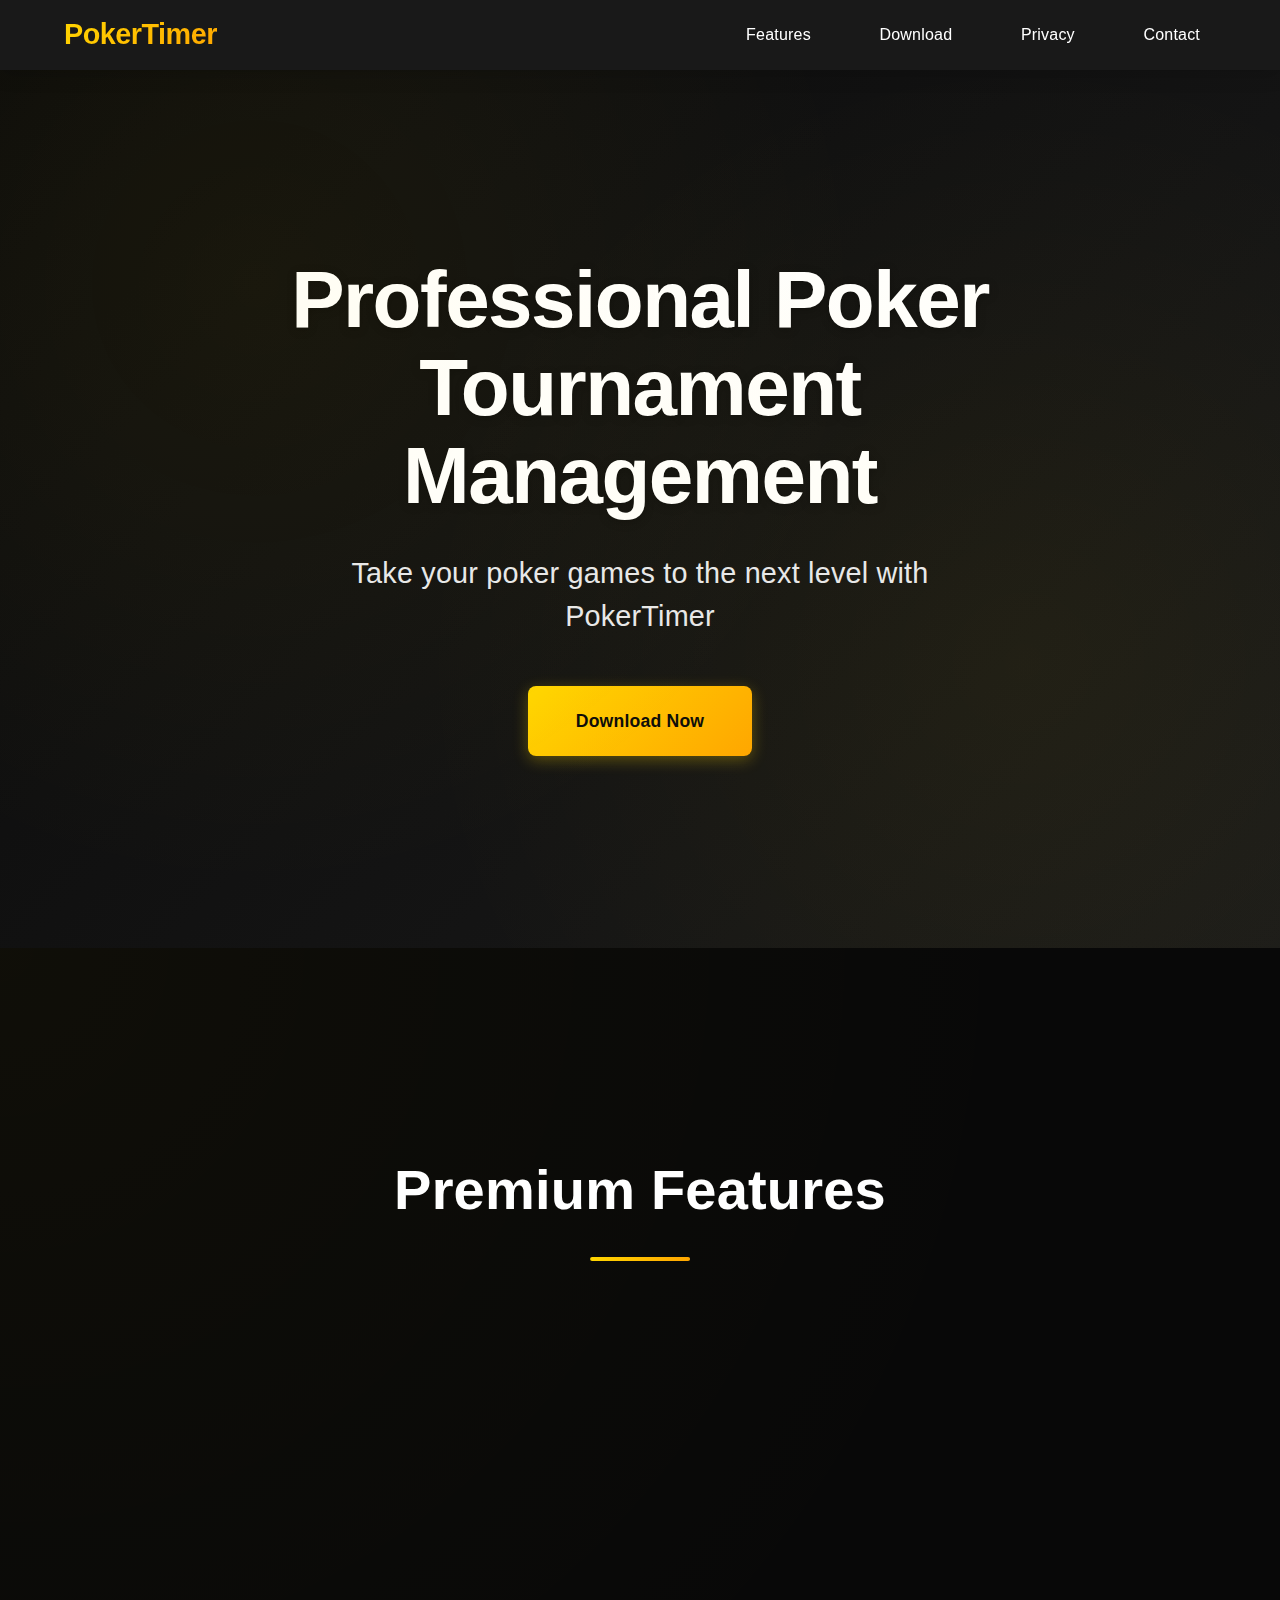
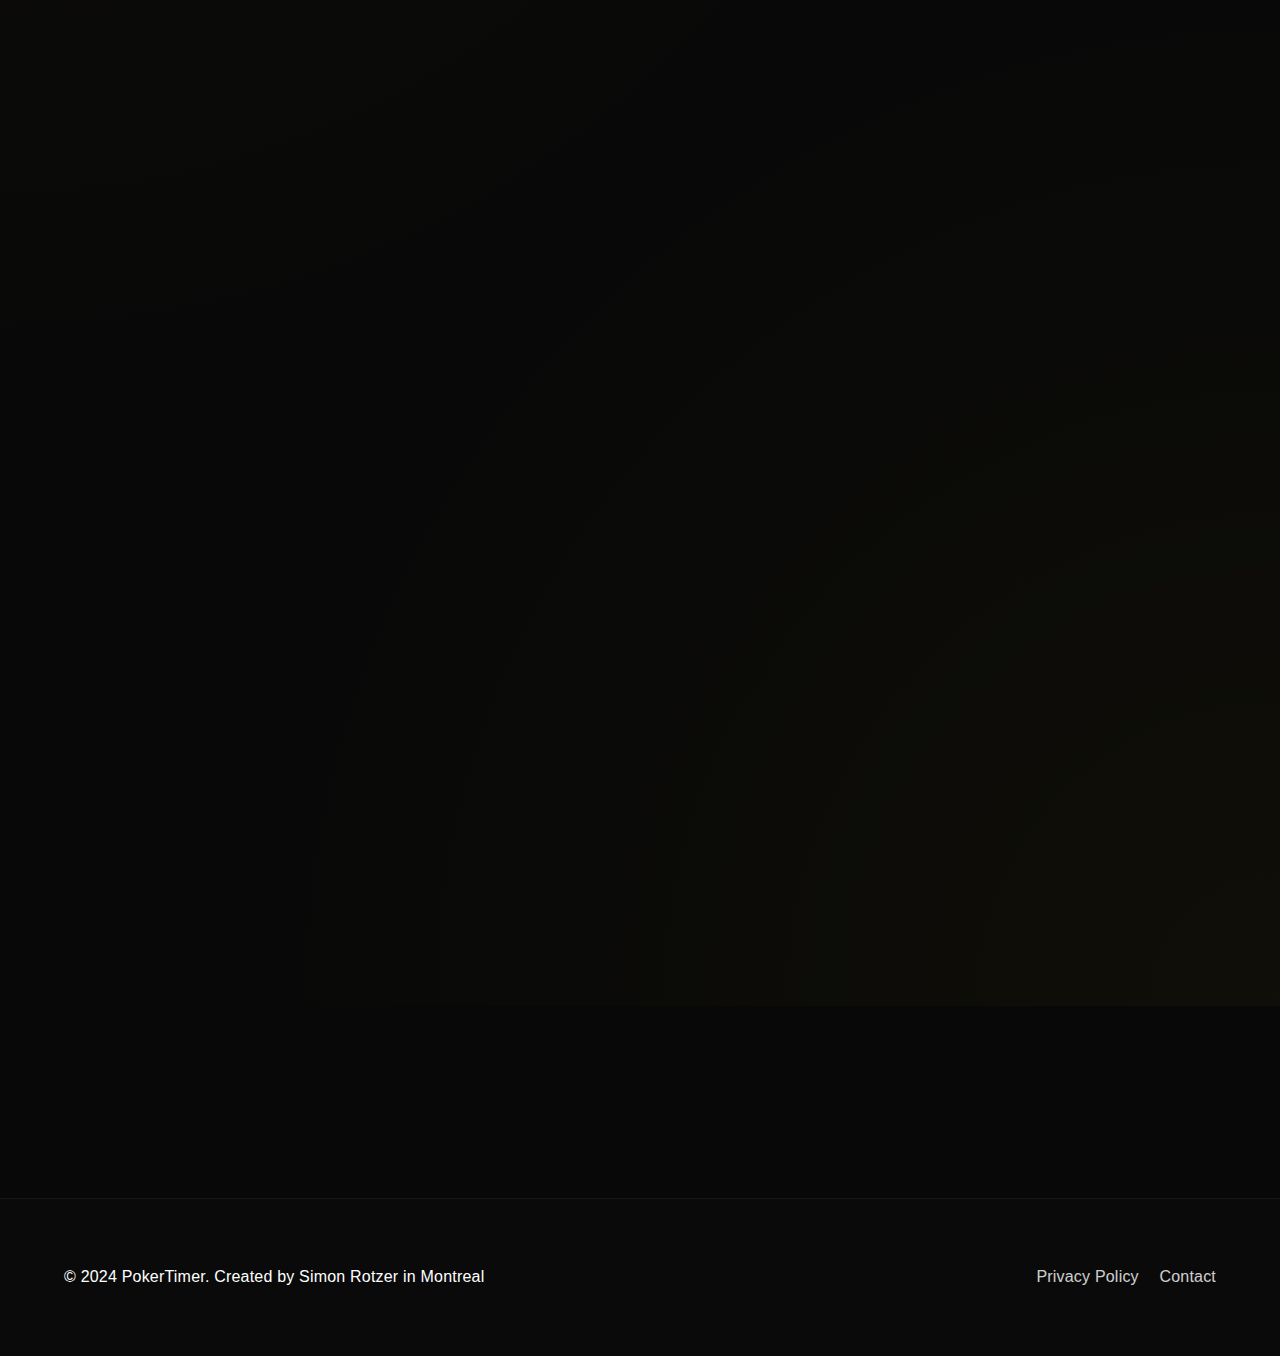
<file: index.html>
<!DOCTYPE html>
<html lang="en">
<head>
    <meta charset="UTF-8">
    <meta name="viewport" content="width=device-width, initial-scale=1.0">
    <title>PokerTimer - Your Professional Poker Tournament Timer</title>
    <link rel="stylesheet" href="css/styles.css">
    <link rel="stylesheet" href="css/animations.css">
    <script src="js/main.js" defer></script>
    <link rel="stylesheet" href="https://cdnjs.cloudflare.com/ajax/libs/font-awesome/6.0.0/css/all.min.css">
</head>
<body>
    <nav class="navbar">
        <div class="container">
            <a href="index.html" class="logo">PokerTimer</a>
            <div class="nav-links">
                <a href="#features">Features</a>
                <a href="#download">Download</a>
                <a href="privacy.html">Privacy</a>
                <a href="contact.html">Contact</a>
            </div>
        </div>
    </nav>

    <header class="hero">
        <div class="container">
            <h1>Professional Poker Tournament Management</h1>
            <p>Take your poker games to the next level with PokerTimer</p>
            <a href="#download" class="cta-button">Download Now</a>
        </div>
    </header>

    <section id="features" class="features">
        <div class="container">
            <h2 class="section-title">Premium Features</h2>
            <div class="feature-grid">
                <div class="feature-card">
                    <div class="feature-icon-wrapper">
                        <i class="fas fa-cog icon"></i>
                    </div>
                    <h3>Custom Tournaments</h3>
                    <p>Create professional tournament structures with customizable blind levels, breaks, and payouts. Perfect for any stakes and player count.</p>
                </div>
                
                <div class="feature-card">
                    <div class="feature-icon-wrapper">
                        <i class="fas fa-clock icon"></i>
                    </div>
                    <h3>Pro Timer</h3>
                    <p>Crystal-clear display with audio alerts and visual notifications. Never miss a blind level change with our premium tournament clock.</p>
                </div>
                
                <div class="feature-card">
                    <div class="feature-icon-wrapper">
                        <i class="fas fa-chart-line icon"></i>
                    </div>
                    <h3>Advanced Statistics</h3>
                    <p>Track your tournament history with detailed analytics. Gain insights into player performance and tournament patterns.</p>
                </div>
            </div>
        </div>
    </section>

    <footer>
        <div class="container">
            <p>&copy; 2024 PokerTimer. Created by Simon Rotzer in Montreal</p>
            <div class="footer-links">
                <a href="privacy.html">Privacy Policy</a>
                <a href="contact.html">Contact</a>
            </div>
        </div>
    </footer>
</body>
</html>
</file>
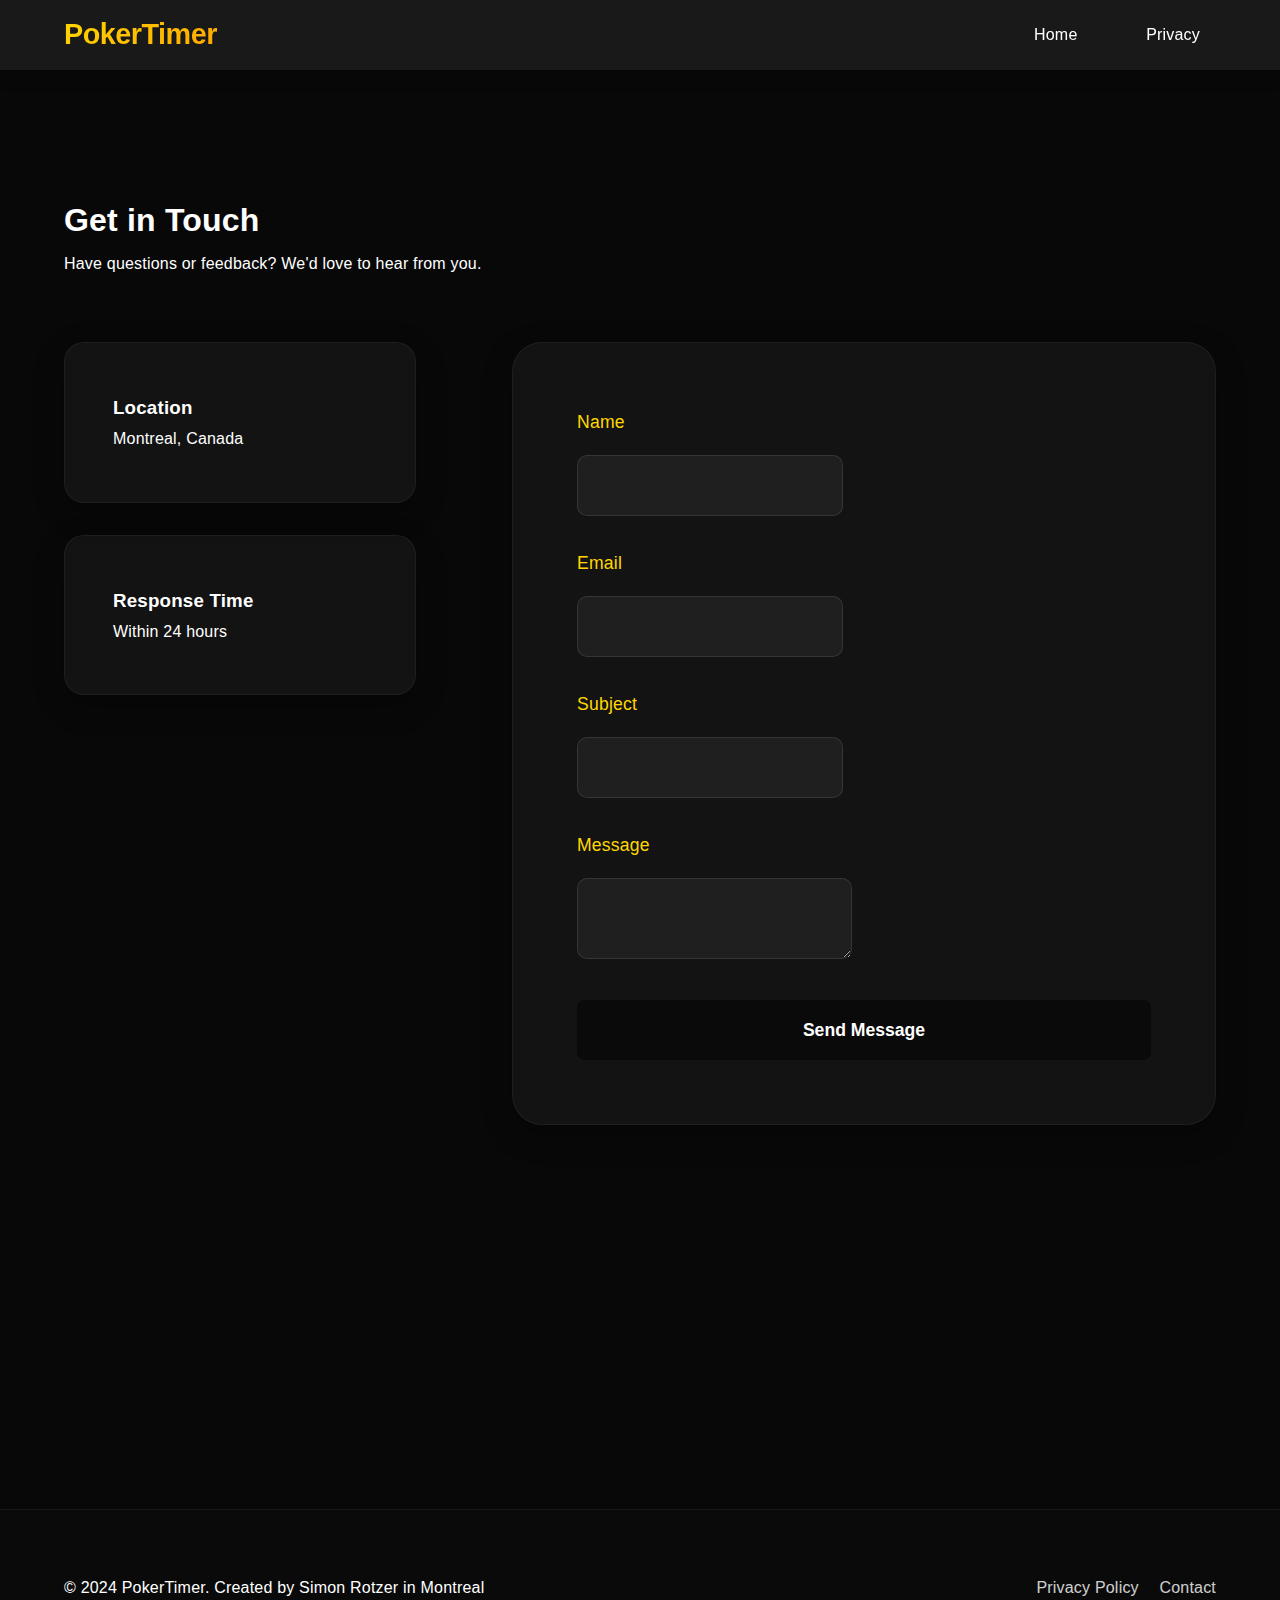
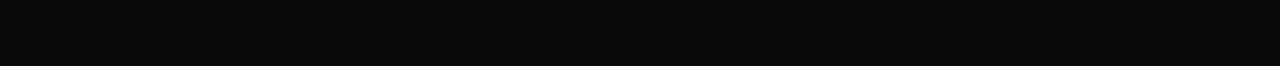
<file: contact.html>
<!DOCTYPE html>
<html lang="en">
<head>
    <meta charset="UTF-8">
    <meta name="viewport" content="width=device-width, initial-scale=1.0">
    <title>Contact - PokerTimer</title>
    <link rel="stylesheet" href="css/styles.css">
    <link rel="stylesheet" href="css/animations.css">
</head>
<body>
    <nav class="navbar">
        <div class="container">
            <a href="index.html" class="logo">PokerTimer</a>
            <div class="nav-links">
                <a href="index.html">Home</a>
                <a href="privacy.html">Privacy</a>
            </div>
        </div>
    </nav>

    <div class="contact-container">
        <div class="container">
            <h1 class="page-title">Get in Touch</h1>
            <p class="contact-intro">Have questions or feedback? We'd love to hear from you.</p>
            
            <div class="contact-wrapper">
                <div class="contact-info">
                    <div class="info-card">
                        <h3>Location</h3>
                        <p>Montreal, Canada</p>
                    </div>
                    <div class="info-card">
                        <h3>Response Time</h3>
                        <p>Within 24 hours</p>
                    </div>
                </div>

                <div class="contact-form">
                    <form action="https://formspree.io/f/myzybebe" method="POST">
                        <div class="form-group">
                            <label for="name">Name</label>
                            <input type="text" id="name" name="name" required>
                        </div>
                        <div class="form-group">
                            <label for="email">Email</label>
                            <input type="email" id="email" name="email" required>
                        </div>
                        <div class="form-group">
                            <label for="subject">Subject</label>
                            <input type="text" id="subject" name="subject" required>
                        </div>
                        <div class="form-group">
                            <label for="message">Message</label>
                            <textarea id="message" name="message" required></textarea>
                        </div>
                        <button type="submit" class="submit-button">Send Message</button>
                    </form>
                </div>
            </div>
        </div>
    </div>

    <footer>
        <div class="container">
            <p>&copy; 2024 PokerTimer. Created by Simon Rotzer in Montreal</p>
            <div class="footer-links">
                <a href="privacy.html">Privacy Policy</a>
                <a href="contact.html">Contact</a>
            </div>
        </div>
    </footer>
</body>
</html>
</file>
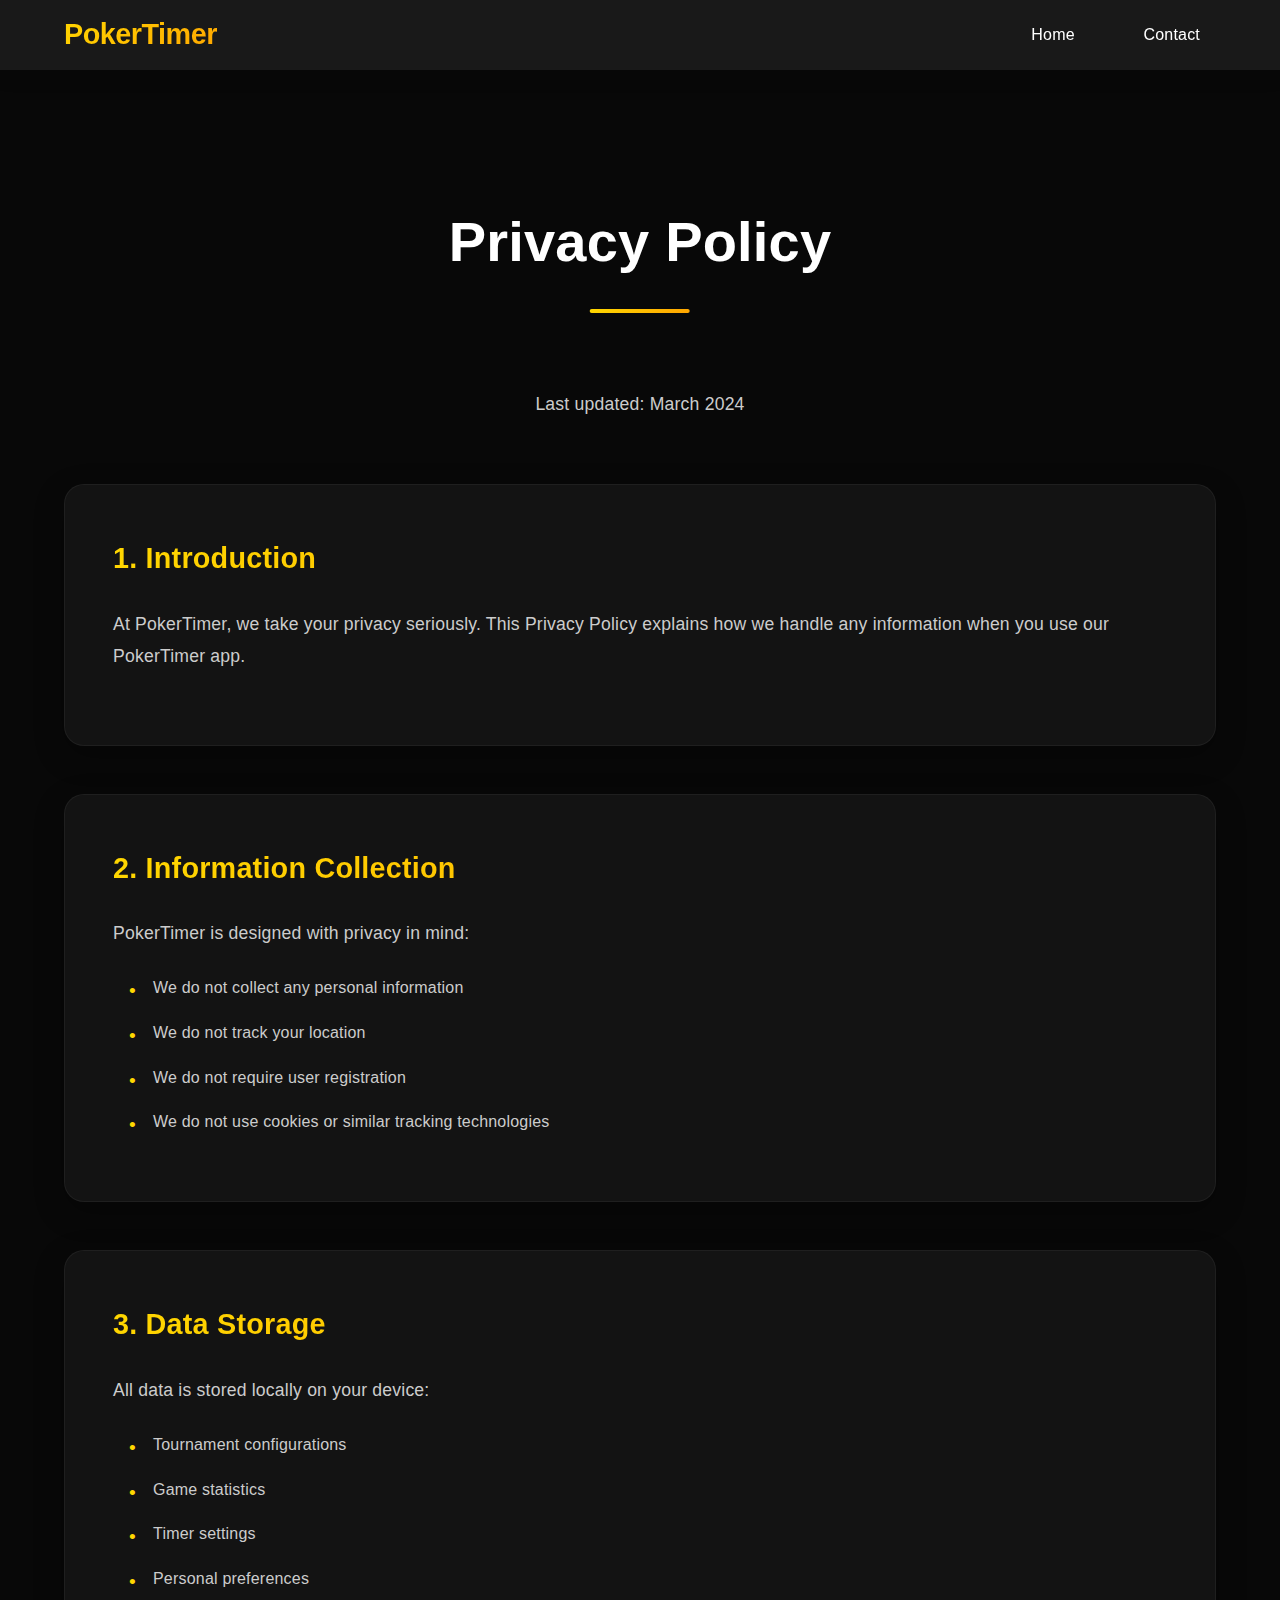
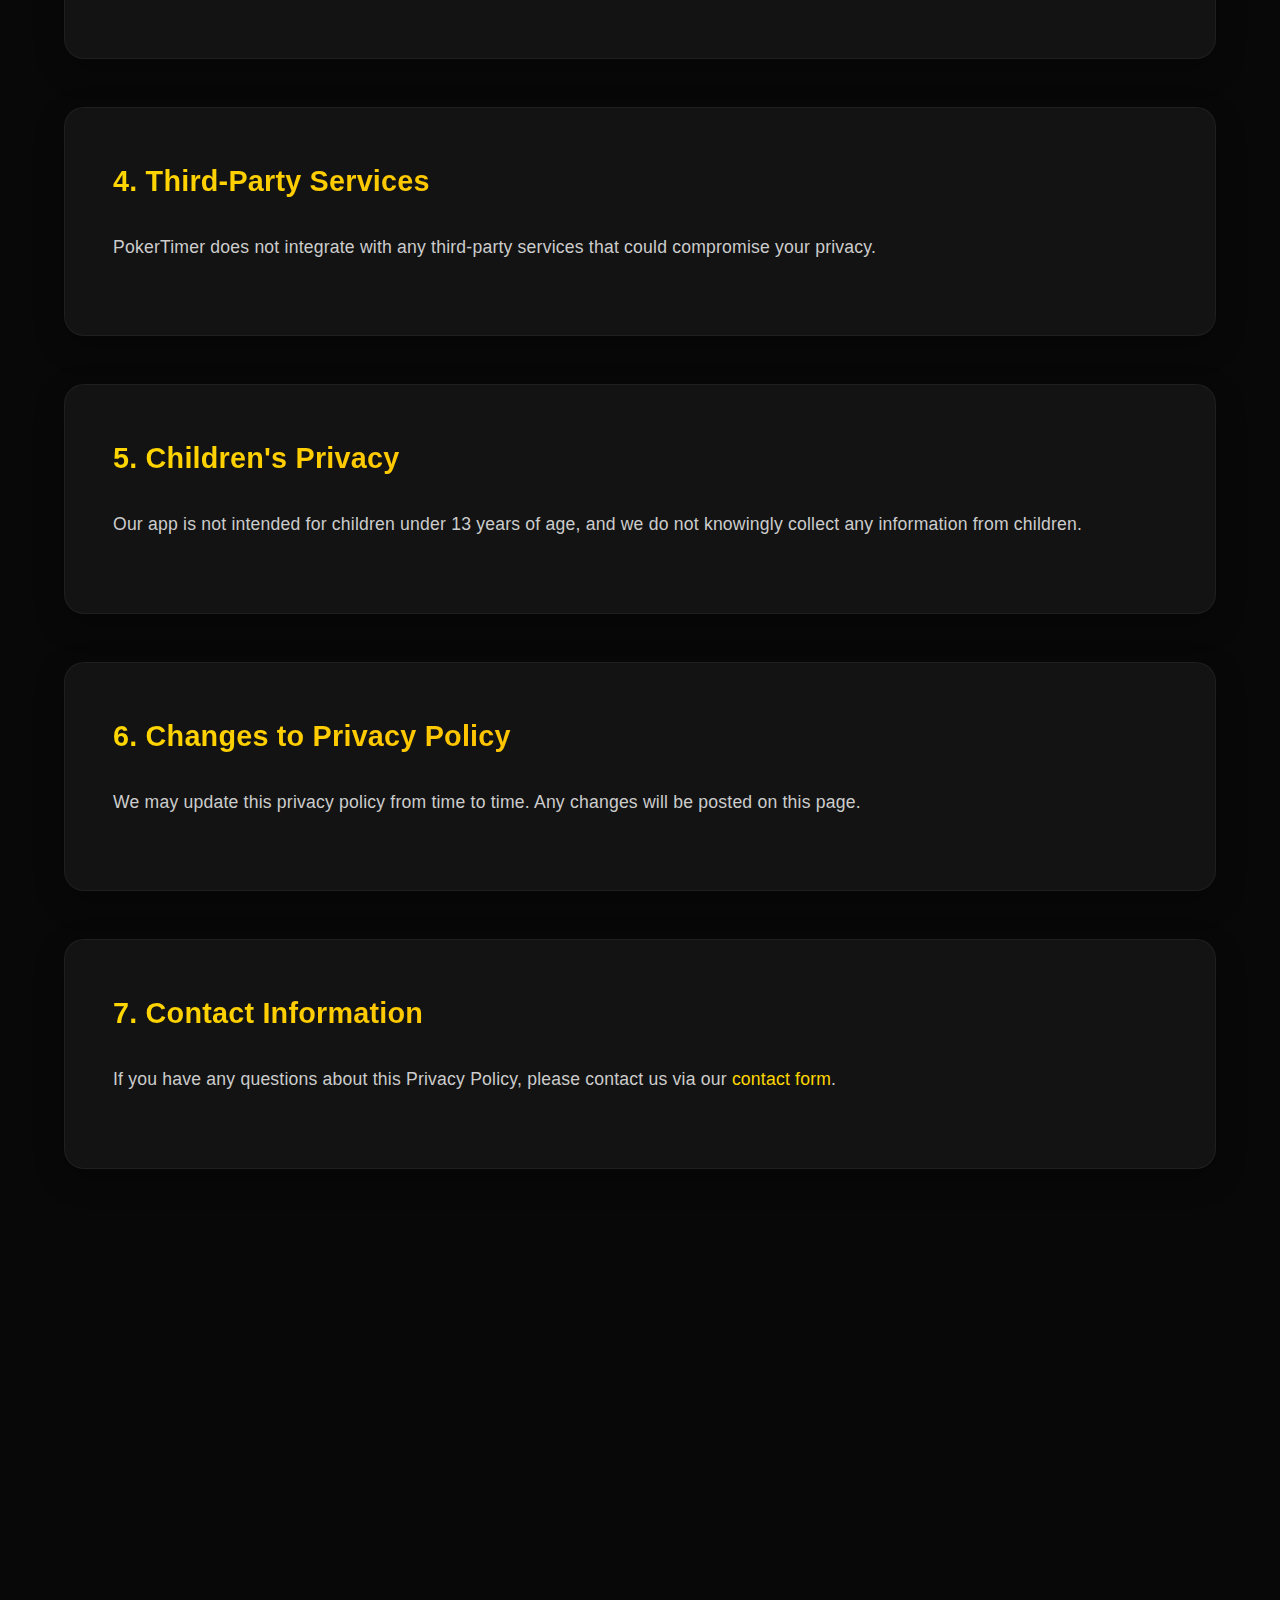
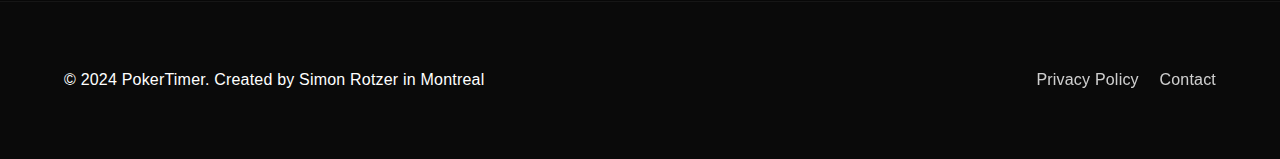
<file: privacy.html>
<!DOCTYPE html>
<html lang="en">
<head>
    <meta charset="UTF-8">
    <meta name="viewport" content="width=device-width, initial-scale=1.0">
    <title>Privacy Policy - PokerTimer</title>
    <link rel="stylesheet" href="css/styles.css">
    <link rel="stylesheet" href="css/animations.css">
</head>
<body>
    <nav class="navbar">
        <div class="container">
            <a href="index.html" class="logo">PokerTimer</a>
            <div class="nav-links">
                <a href="index.html">Home</a>
                <a href="contact.html">Contact</a>
            </div>
        </div>
    </nav>

    <div class="privacy-container">
        <div class="container">
            <h1 class="section-title">Privacy Policy</h1>
            <div class="last-updated">Last updated: March 2024</div>
            
            <div class="policy-section">
                <h2 class="policy-title">1. Introduction</h2>
                <p>At PokerTimer, we take your privacy seriously. This Privacy Policy explains how we handle any information when you use our PokerTimer app.</p>
            </div>

            <div class="policy-section">
                <h2 class="policy-title">2. Information Collection</h2>
                <p>PokerTimer is designed with privacy in mind:</p>
                <ul class="policy-list">
                    <li>We do not collect any personal information</li>
                    <li>We do not track your location</li>
                    <li>We do not require user registration</li>
                    <li>We do not use cookies or similar tracking technologies</li>
                </ul>
            </div>

            <div class="policy-section">
                <h2 class="policy-title">3. Data Storage</h2>
                <p>All data is stored locally on your device:</p>
                <ul class="policy-list">
                    <li>Tournament configurations</li>
                    <li>Game statistics</li>
                    <li>Timer settings</li>
                    <li>Personal preferences</li>
                </ul>
            </div>

            <div class="policy-section">
                <h2 class="policy-title">4. Third-Party Services</h2>
                <p>PokerTimer does not integrate with any third-party services that could compromise your privacy.</p>
            </div>

            <div class="policy-section">
                <h2 class="policy-title">5. Children's Privacy</h2>
                <p>Our app is not intended for children under 13 years of age, and we do not knowingly collect any information from children.</p>
            </div>

            <div class="policy-section">
                <h2 class="policy-title">6. Changes to Privacy Policy</h2>
                <p>We may update this privacy policy from time to time. Any changes will be posted on this page.</p>
            </div>

            <div class="policy-section">
                <h2 class="policy-title">7. Contact Information</h2>
                <p>If you have any questions about this Privacy Policy, please contact us via our <a href="contact.html" class="policy-link">contact form</a>.</p>
            </div>
        </div>
    </div>

    <footer>
        <div class="container">
            <p>&copy; 2024 PokerTimer. Created by Simon Rotzer in Montreal</p>
            <div class="footer-links">
                <a href="privacy.html">Privacy Policy</a>
                <a href="contact.html">Contact</a>
            </div>
        </div>
    </footer>
</body>
</html>
</file>
<file: css/styles.css>
:root {
    --primary-color: #0A0A0A;
    --secondary-color: #1A1A1A;
    --accent-color: #FFD700;
    --text-color: #FFFFFF;
    --light-text: #CCCCCC;
    --background-color: #080808;
    --gradient-start: #0A0A0A;
    --gradient-end: #1A1A1A;
    --card-shadow: 0 10px 30px rgba(0, 0, 0, 0.3);
    --hover-shadow: 0 20px 40px rgba(0, 0, 0, 0.4);
    --card-background: rgba(26, 26, 26, 0.6);
    --gold-gradient: linear-gradient(135deg, #FFD700, #FFA500);
    --section-spacing: 12rem;
    --content-spacing: 2rem;
}

* {
    margin: 0;
    padding: 0;
    box-sizing: border-box;
}

body {
    font-family: 'SF Pro Display', -apple-system, BlinkMacSystemFont, 'Segoe UI', Roboto, Oxygen, Ubuntu, Cantarell, sans-serif;
    line-height: 1.8;
    color: var(--text-color);
    background-color: var(--background-color);
    letter-spacing: 0.2px;
}

.container {
    max-width: 1400px;
    margin: 0 auto;
    padding: 0 4rem;
}

.navbar {
    background-color: rgba(26, 26, 26, 0.98);
    backdrop-filter: blur(10px);
    box-shadow: 0 2px 20px rgba(0, 0, 0, 0.2);
    position: fixed;
    width: 100%;
    top: 0;
    z-index: 1000;
}

.navbar .container {
    display: flex;
    justify-content: space-between;
    align-items: center;
    height: 70px;
}

.logo {
    font-size: 1.8rem;
    font-weight: 700;
    background: var(--gold-gradient);
    -webkit-background-clip: text;
    -webkit-text-fill-color: transparent;
    letter-spacing: -0.5px;
    text-decoration: none;
}

.nav-links a {
    color: var(--text-color);
    text-decoration: none;
    margin-left: 2rem;
    transition: all 0.3s ease;
    font-weight: 500;
    padding: 0.5rem 1rem;
    border-radius: 6px;
}

.nav-links a:hover {
    background-color: rgba(255, 215, 0, 0.1);
    color: var(--accent-color);
}

.hero {
    padding: 16rem 0 12rem;
    background: linear-gradient(135deg, var(--gradient-start), var(--gradient-end));
    color: white;
    text-align: center;
    position: relative;
    overflow: hidden;
}

.hero::before {
    content: '';
    position: absolute;
    top: 0;
    left: 0;
    right: 0;
    bottom: 0;
    background: 
        radial-gradient(circle at 20% 30%, rgba(255, 215, 0, 0.05) 0%, transparent 50%),
        radial-gradient(circle at 80% 70%, rgba(255, 215, 0, 0.05) 0%, transparent 50%);
}

.hero h1 {
    font-size: 5rem;
    font-weight: 800;
    letter-spacing: -1.5px;
    margin-bottom: 2rem;
    line-height: 1.1;
    text-shadow: 0 2px 10px rgba(0, 0, 0, 0.3);
    max-width: 900px;
    margin-left: auto;
    margin-right: auto;
}

.hero p {
    font-size: 1.8rem;
    opacity: 0.9;
    max-width: 700px;
    margin: 0 auto 3rem;
    line-height: 1.5;
}

.cta-button {
    display: inline-block;
    padding: 1.2rem 3rem;
    font-size: 1.1rem;
    font-weight: 600;
    border-radius: 8px;
    background: var(--gold-gradient);
    color: var(--primary-color);
    box-shadow: 0 4px 15px rgba(255, 215, 0, 0.3);
    text-decoration: none;
    transition: all 0.3s ease;
}

.cta-button:hover {
    box-shadow: 0 6px 20px rgba(255, 215, 0, 0.4);
    transform: translateY(-2px);
}

.features {
    padding: var(--section-spacing) 0;
    background-color: var(--background-color);
    position: relative;
    overflow: hidden;
}

.features::before {
    content: '';
    position: absolute;
    top: 0;
    left: 0;
    right: 0;
    bottom: 0;
    background: 
        radial-gradient(circle at 0% 0%, rgba(255, 215, 0, 0.03) 0%, transparent 50%),
        radial-gradient(circle at 100% 100%, rgba(255, 215, 0, 0.03) 0%, transparent 50%);
}

.feature-grid {
    display: grid;
    grid-template-columns: repeat(auto-fit, minmax(350px, 1fr));
    gap: 4rem;
    margin-top: 4rem;
    padding: 0 2rem;
}

.feature-card {
    padding: 4rem;
    border-radius: 30px;
    background: linear-gradient(145deg, var(--card-background), rgba(26, 26, 26, 0.8));
    backdrop-filter: blur(10px);
    border: 1px solid rgba(255, 255, 255, 0.05);
    position: relative;
    overflow: hidden;
    transition: all 0.5s cubic-bezier(0.4, 0, 0.2, 1);
}

.feature-card::before {
    content: '';
    position: absolute;
    top: 0;
    left: 0;
    right: 0;
    height: 2px;
    background: var(--gold-gradient);
    transform: scaleX(0);
    transform-origin: left;
    transition: transform 0.5s ease;
}

.feature-card:hover::before {
    transform: scaleX(1);
}

.feature-card:hover {
    transform: translateY(-15px) scale(1.02);
    box-shadow: 
        0 20px 40px rgba(0, 0, 0, 0.4),
        0 0 20px rgba(255, 215, 0, 0.1);
    background: rgba(45, 45, 45, 0.8);
}

.feature-card h3 {
    color: var(--accent-color);
    font-size: 2.2rem;
    margin-bottom: 2rem;
    position: relative;
    display: inline-block;
    background: var(--gold-gradient);
    -webkit-background-clip: text;
    -webkit-text-fill-color: transparent;
}

.feature-card p {
    color: var(--light-text);
    font-size: 1.2rem;
    line-height: 1.8;
}

.feature-card .icon {
    font-size: 3rem;
    margin-bottom: 2rem;
    background: var(--gold-gradient);
    -webkit-background-clip: text;
    -webkit-text-fill-color: transparent;
}

.feature-icon-wrapper {
    width: 80px;
    height: 80px;
    background: rgba(255, 215, 0, 0.1);
    border-radius: 20px;
    display: flex;
    align-items: center;
    justify-content: center;
    margin-bottom: 3rem;
    transition: all 0.3s ease;
}

.feature-card:hover .feature-icon-wrapper {
    transform: scale(1.1);
    background: rgba(255, 215, 0, 0.2);
}

.section-title {
    color: var(--text-color);
    font-size: 3.5rem;
    text-align: center;
    margin-bottom: 6rem;
    position: relative;
    display: inline-block;
    left: 50%;
    transform: translateX(-50%);
}

.section-title::after {
    content: '';
    position: absolute;
    bottom: -20px;
    left: 50%;
    transform: translateX(-50%);
    width: 100px;
    height: 4px;
    background: var(--gold-gradient);
    border-radius: 2px;
}

footer {
    background: var(--primary-color);
    color: white;
    padding: 4rem 0;
    margin-top: var(--section-spacing);
    border-top: 1px solid rgba(255, 255, 255, 0.05);
}

footer .container {
    display: flex;
    justify-content: space-between;
    align-items: center;
    flex-wrap: wrap;
    gap: 2rem;
}

.footer-links a {
    color: white;
    text-decoration: none;
    margin-left: 1rem;
    opacity: 0.8;
    transition: opacity 0.3s ease;
}

.footer-links a:hover {
    opacity: 1;
}

.contact-container {
    padding: var(--section-spacing) 0;
    background: var(--background-color);
}

.contact-wrapper {
    display: grid;
    grid-template-columns: 1fr 2fr;
    gap: 6rem;
    margin-top: 4rem;
}

.contact-info {
    display: flex;
    flex-direction: column;
    gap: 2rem;
}

.info-card {
    padding: 3rem;
    background: var(--card-background);
    border-radius: 20px;
    border: 1px solid rgba(255, 255, 255, 0.05);
    box-shadow: var(--card-shadow);
}

.contact-form form {
    background: var(--card-background);
    padding: 4rem;
    border-radius: 30px;
    border: 1px solid rgba(255, 255, 255, 0.05);
    box-shadow: var(--card-shadow);
}

.form-group {
    margin-bottom: 2rem;
}

.form-group label {
    display: block;
    margin-bottom: 1rem;
    font-size: 1.1rem;
    color: var(--accent-color);
}

.form-group input,
.form-group textarea {
    background: rgba(255, 255, 255, 0.05);
    border: 1px solid rgba(255, 255, 255, 0.1);
    padding: 1.2rem;
    font-size: 1.1rem;
    color: var(--text-color);
    border-radius: 10px;
}

.submit-button {
    width: 100%;
    padding: 1.2rem;
    background: var(--primary-color);
    color: white;
    border: none;
    border-radius: 8px;
    font-size: 1.1rem;
    font-weight: 600;
    cursor: pointer;
    transition: all 0.3s ease;
}

.submit-button:hover {
    background: var(--secondary-color);
    transform: translateY(-2px);
}

.privacy-container {
    padding: var(--section-spacing) 0;
    background: var(--background-color);
}

.last-updated {
    color: var(--light-text);
    text-align: center;
    margin-bottom: 4rem;
    font-size: 1.1rem;
}

.policy-section {
    background: var(--card-background);
    padding: 3rem;
    border-radius: 20px;
    margin-bottom: 3rem;
    border: 1px solid rgba(255, 255, 255, 0.05);
    box-shadow: var(--card-shadow);
    transition: transform 0.3s ease;
}

.policy-section:hover {
    transform: translateY(-5px);
}

.policy-title {
    color: var(--accent-color);
    font-size: 1.8rem;
    margin-bottom: 1.5rem;
    background: var(--gold-gradient);
    -webkit-background-clip: text;
    -webkit-text-fill-color: transparent;
}

.policy-section p {
    color: var(--light-text);
    font-size: 1.1rem;
    line-height: 1.8;
    margin-bottom: 1.5rem;
}

.policy-list {
    list-style-type: none;
    padding-left: 1rem;
}

.policy-list li {
    position: relative;
    padding-left: 1.5rem;
    margin-bottom: 1rem;
    color: var(--light-text);
}

.policy-list li::before {
    content: '•';
    color: var(--accent-color);
    position: absolute;
    left: 0;
    font-size: 1.2rem;
}

.policy-link {
    color: var(--accent-color);
    text-decoration: none;
    transition: opacity 0.3s ease;
}

.policy-link:hover {
    opacity: 0.8;
}

@media (max-width: 768px) {
    .container {
        padding: 0 2rem;
    }

    .hero h1 {
        font-size: 3.5rem;
    }

    .hero p {
        font-size: 1.4rem;
    }

    .feature-grid {
        grid-template-columns: 1fr;
    }

    .contact-wrapper {
        grid-template-columns: 1fr;
    }
}
</file>
<file: css/animations.css>
@keyframes fadeIn {
    from {
        opacity: 0;
        transform: translateY(20px);
    }
    to {
        opacity: 1;
        transform: translateY(0);
    }
}

.hero h1,
.hero p,
.cta-button {
    animation: fadeIn 1s ease-out forwards;
}

.feature-card {
    opacity: 0;
    animation: fadeIn 0.5s ease-out forwards;
}

.feature-card:nth-child(1) { animation-delay: 0.2s; }
.feature-card:nth-child(2) { animation-delay: 0.4s; }
.feature-card:nth-child(3) { animation-delay: 0.6s; }
</file>
